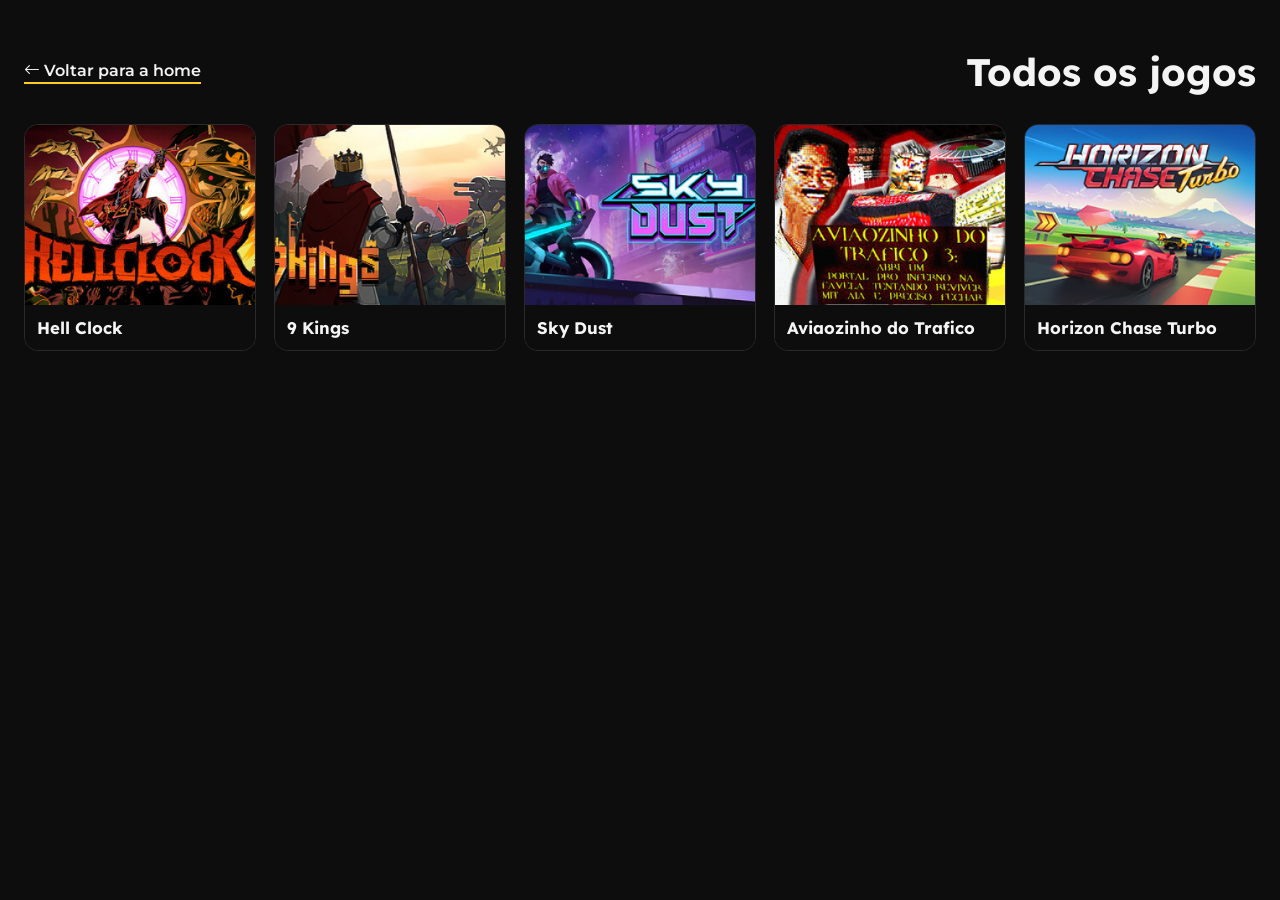
<file: pages/jogos.html>
<!doctype html>
<html lang="pt-BR">
  <head>
    <meta charset="UTF-8" />
    <meta name="viewport" content="width=device-width, initial-scale=1.0" />
    <title>Todos os Jogos | Iara Games</title>
    <link rel="preconnect" href="https://fonts.googleapis.com" />
    <link rel="preconnect" href="https://fonts.gstatic.com" crossorigin />
    <link
      href="https://fonts.googleapis.com/css2?family=Barlow&family=Lexend:wght@100..900&family=Montserrat:ital,wght@0,100..900;1,100..900&family=Poppins:ital,wght@0,100;0,200;0,300;0,400;0,500;0,600;0,700;0,800;0,900;1,100;1,200;1,300;1,400;1,500;1,600;1,700;1,800;1,900&family=Roboto:ital,wght@0,100..900;1,100..900&display=swap"
      rel="stylesheet"
    />
    <link
      rel="stylesheet"
      href="https://cdn.jsdelivr.net/npm/bootstrap-icons@1.13.1/font/bootstrap-icons.min.css"
    />
    <link rel="stylesheet" href="../assets/styles/jogos.css" />
  </head>
  <body>
    <main class="jogos-page">
      <section class="jogos-page-hero">
        <a href="../index.html" class="jogos-page-back">
          <i class="bi bi-arrow-left"></i> Voltar para a home
        </a>
        <h1 class="jogos-page-title">Todos os jogos</h1>
      </section>

      <section class="jogos-page-grid">
        <article class="jogos-page-item">
          <img
            src="../assets/images/hellclock_thumbnail.png"
            alt="Capa do jogo Hell Clock"
          />
          <h2>Hell Clock</h2>
        </article>
        <article class="jogos-page-item">
          <img
            src="../assets/images/9kings_thumbnail.png"
            alt="Capa do jogo 9 Kings"
          />
          <h2>9 Kings</h2>
        </article>
        <article class="jogos-page-item">
          <img
            src="../assets/images/skydust_thumbnail.png"
            alt="Capa do jogo Sky Dust"
          />
          <h2>Sky Dust</h2>
        </article>
        <article class="jogos-page-item">
          <img
            src="../assets/images/aviaozinho_thumbnail.png"
            alt="Capa do jogo Aviaozinho do Trafico"
          />
          <h2>Aviaozinho do Trafico</h2>
        </article>
        <article class="jogos-page-item">
          <img
            src="../assets/images/horizonchase_thumbnail.png"
            alt="Capa do jogo Horizon Chase Turbo"
          />
          <h2>Horizon Chase Turbo</h2>
        </article>
      </section>
    </main>
  </body>
</html>
</file>
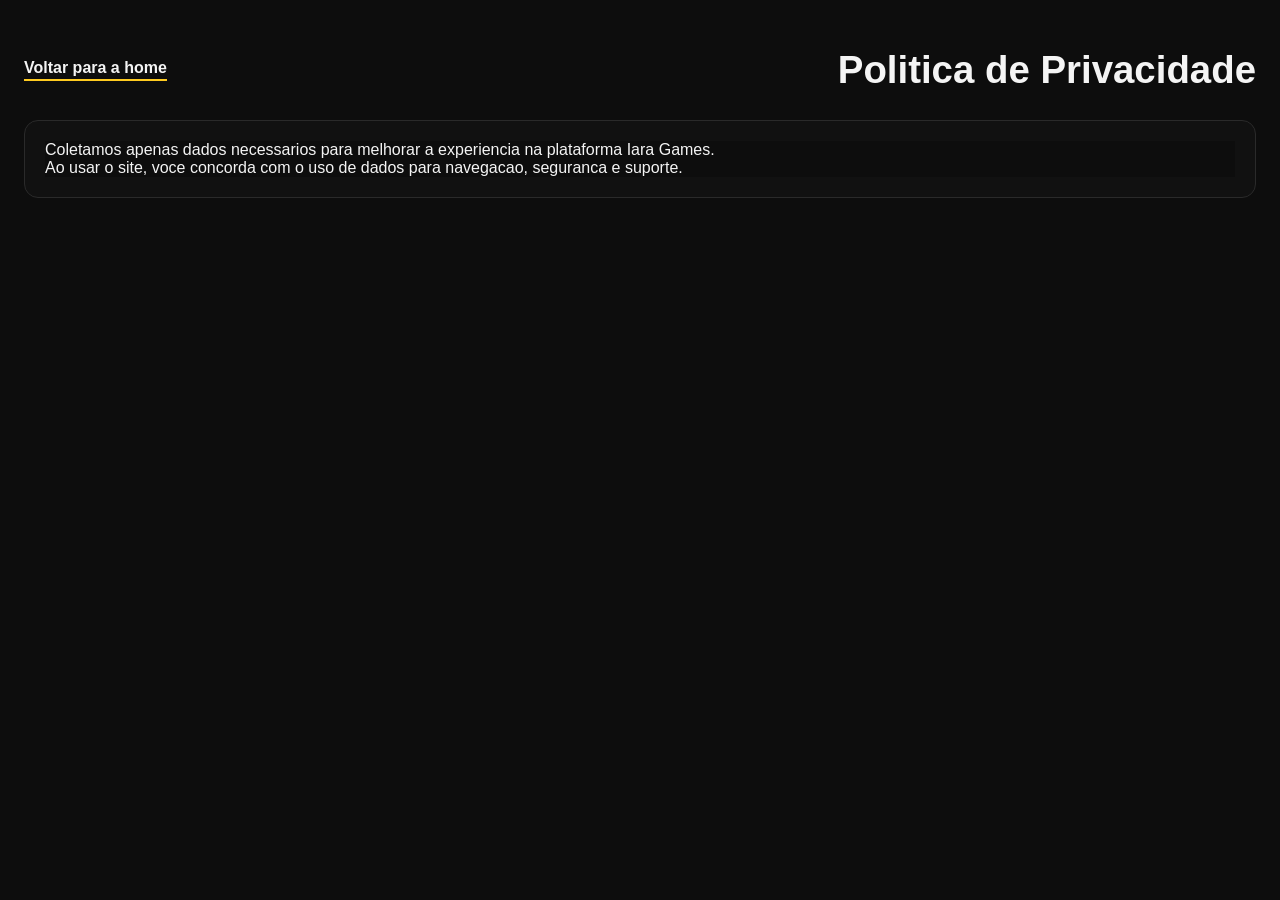
<file: pages/politica-privacidade.html>
<!doctype html>
<html lang="pt-BR">
  <head>
    <meta charset="UTF-8" />
    <meta name="viewport" content="width=device-width, initial-scale=1.0" />
    <title>Politica de Privacidade | Iara Games</title>
    <link rel="stylesheet" href="../assets/styles/jogos.css" />
  </head>
  <body style="background-color: #0d0d0d">
    <main class="jogos-page" style="color: #f4f4f4">
      <section class="jogos-page-hero">
        <a href="../index.html" class="jogos-page-back">Voltar para a home</a>
        <h1 class="jogos-page-title">Politica de Privacidade</h1>
      </section>
      <section class="jogos-page-item" style="padding: 20px">
        <p>
          Coletamos apenas dados necessarios para melhorar a experiencia na
          plataforma Iara Games.
        </p>
        <p>
          Ao usar o site, voce concorda com o uso de dados para navegacao,
          seguranca e suporte.
        </p>
      </section>
    </main>
  </body>
</html>
</file>
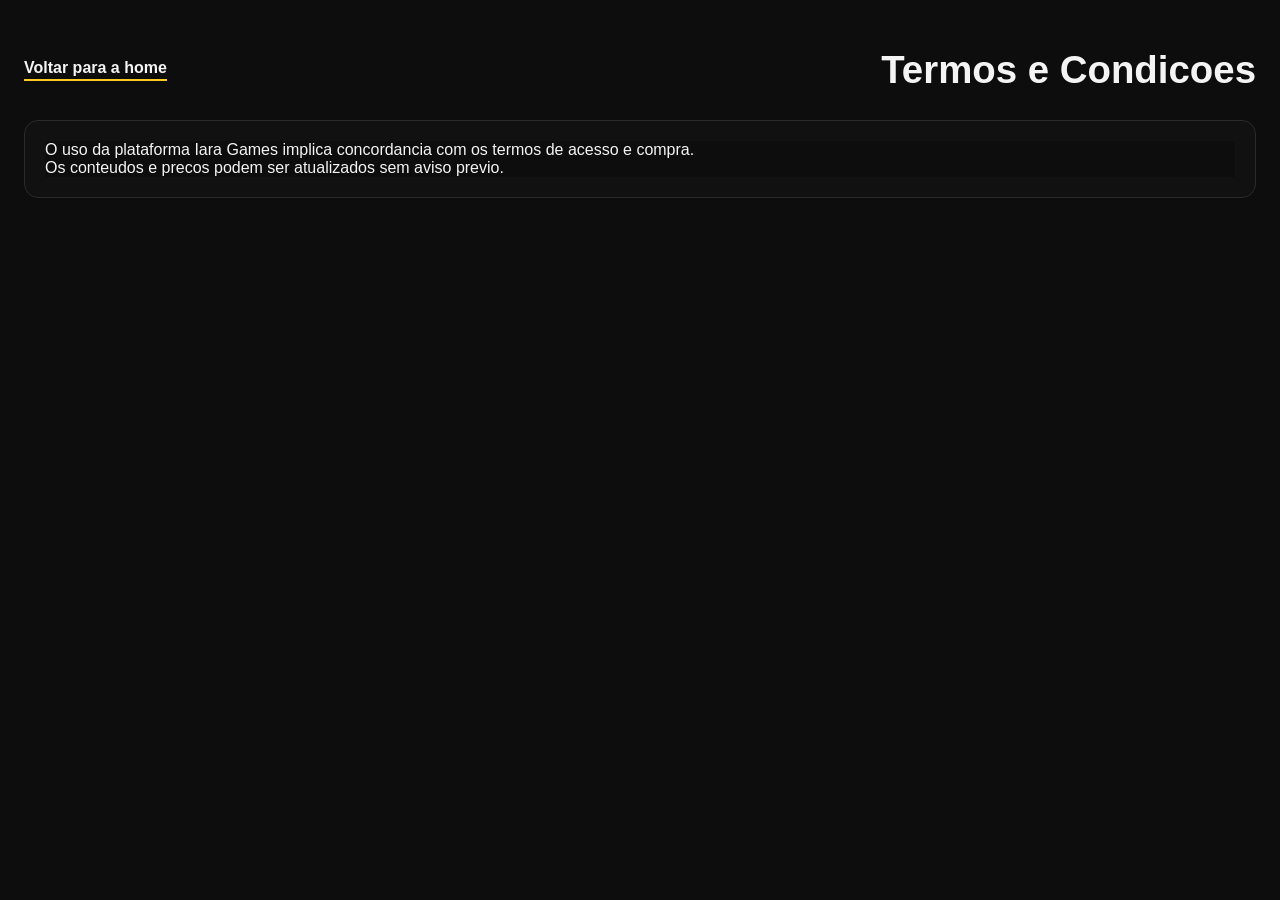
<file: pages/termos-condicoes.html>
<!doctype html>
<html lang="pt-BR">
  <head>
    <meta charset="UTF-8" />
    <meta name="viewport" content="width=device-width, initial-scale=1.0" />
    <title>Termos e Condicoes | Iara Games</title>
    <link rel="stylesheet" href="../assets/styles/jogos.css" />
  </head>
  <body style="background-color: #0d0d0d">
    <main class="jogos-page" style="color: #f4f4f4">
      <section class="jogos-page-hero">
        <a href="../index.html" class="jogos-page-back">Voltar para a home</a>
        <h1 class="jogos-page-title">Termos e Condicoes</h1>
      </section>
      <section class="jogos-page-item" style="padding: 20px">
        <p>
          O uso da plataforma Iara Games implica concordancia com os termos de
          acesso e compra.
        </p>
        <p>Os conteudos e precos podem ser atualizados sem aviso previo.</p>
      </section>
    </main>
  </body>
</html>
</file>
<file: assets/styles/jogos.css>
:root {
  --font-text: "Montserrat", sans-serif;
  --font-title: "Lexend", sans-serif;
  --color-light: #f4f4f4;
  --color-true-dark: #000;
  --color-dark: #0d0d0d;
  --color-grey: #bfbfbf;
  --color-dark-grey: #8c8c8c;
  --color-yellow: #ffcb20;
  --color-yellow-d: #c99b00;
  --color-green: #34c759;
  --bg: #0c0c0c;
  --bg2: #111111;
  --bg3: #161616;
  --surface: #1c1c1c;
  --border: #2a2a2a;
  --text: #e8e8e8;
  --muted: #888;
  --red: #e63946;
  --font-head: "Montserrat", sans-serif;
  --font-body: "Montserrat", sans-serif;
  --font-cond: "Montserrat", sans-serif;
  --font-price: "Montserrat", sans-serif;
  --radius: 10px;
  --transition: 0.22s cubic-bezier(0.4, 0, 0.2, 1);
}

* {
  margin: 0;
  padding: 0;
  box-sizing: border-box;
  font-family: var(--font-text);
  background-color: var(--color-dark);
}

h1,
h2,
h3,
h4 {
  font-family: var(--font-title);
  color: var(--color-light);
}

.titulo-logo {
  color: var(--color-yellow);
}

a {
  text-decoration: none;
}
ul,
ol {
  list-style: none;
}

/* Area Pagina Todos os Jogos */
.jogos-page {
  min-height: 100vh;
  max-width: 1280px;
  margin: 0 auto;
  padding: 48px 24px 64px;
}

.jogos-page-hero {
  display: flex;
  align-items: center;
  justify-content: space-between;
  gap: 20px;
  margin-bottom: 28px;
}

.jogos-page-back {
  color: var(--color-light);
  font-weight: 600;
  border-bottom: 2px solid var(--color-yellow);
  padding-bottom: 2px;
}

.jogos-page-title {
  color: var(--color-light);
  font-size: clamp(1.6rem, 4vw, 2.4rem);
}

.jogos-page-grid {
  display: grid;
  grid-template-columns: repeat(auto-fit, minmax(220px, 1fr));
  gap: 18px;
}

.jogos-page-item {
  background: #111;
  border: 1px solid var(--border);
  border-radius: 14px;
  overflow: hidden;
}

.jogos-page-item img {
  width: 100%;
  height: 180px;
  object-fit: cover;
  display: block;
}

.jogos-page-item h2 {
  font-size: 1.05rem;
  color: var(--color-light);
  padding: 12px;
}
/* Fim Area Pagina Todos os Jogos */
</file>
